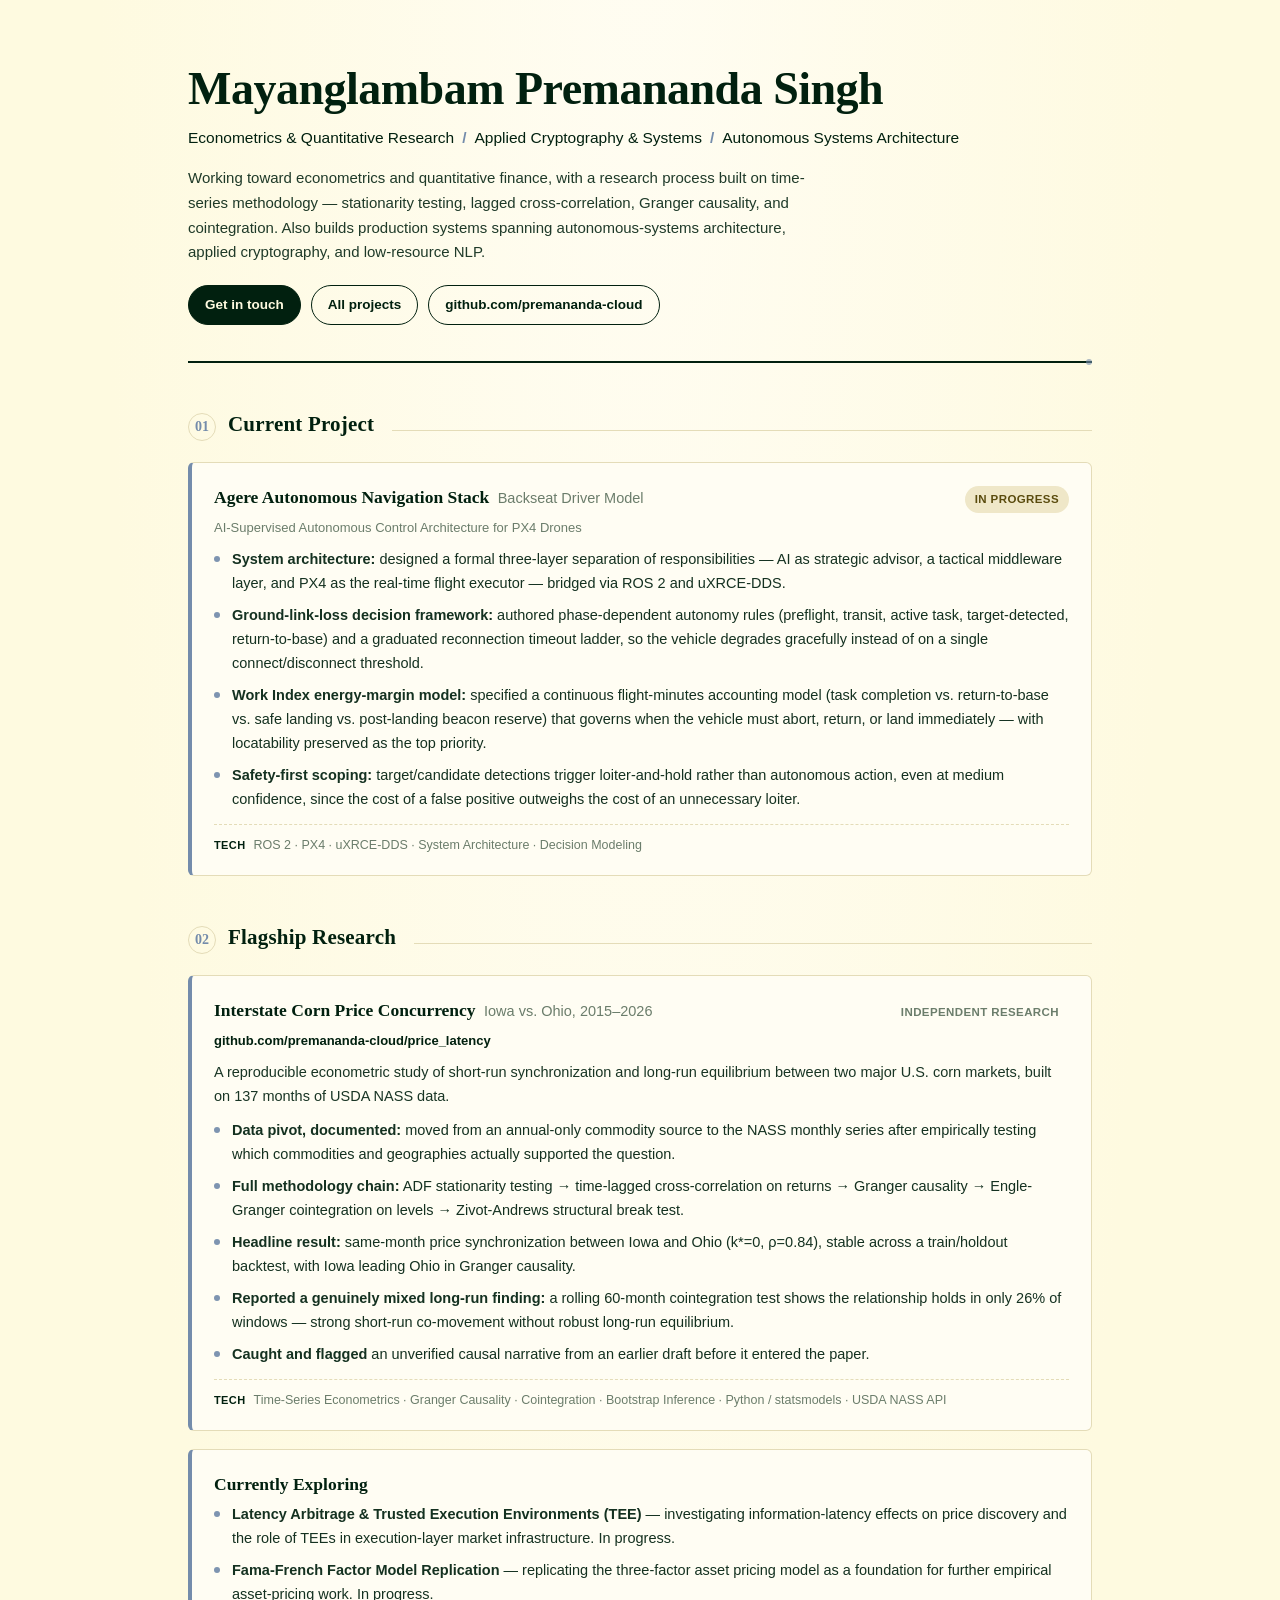
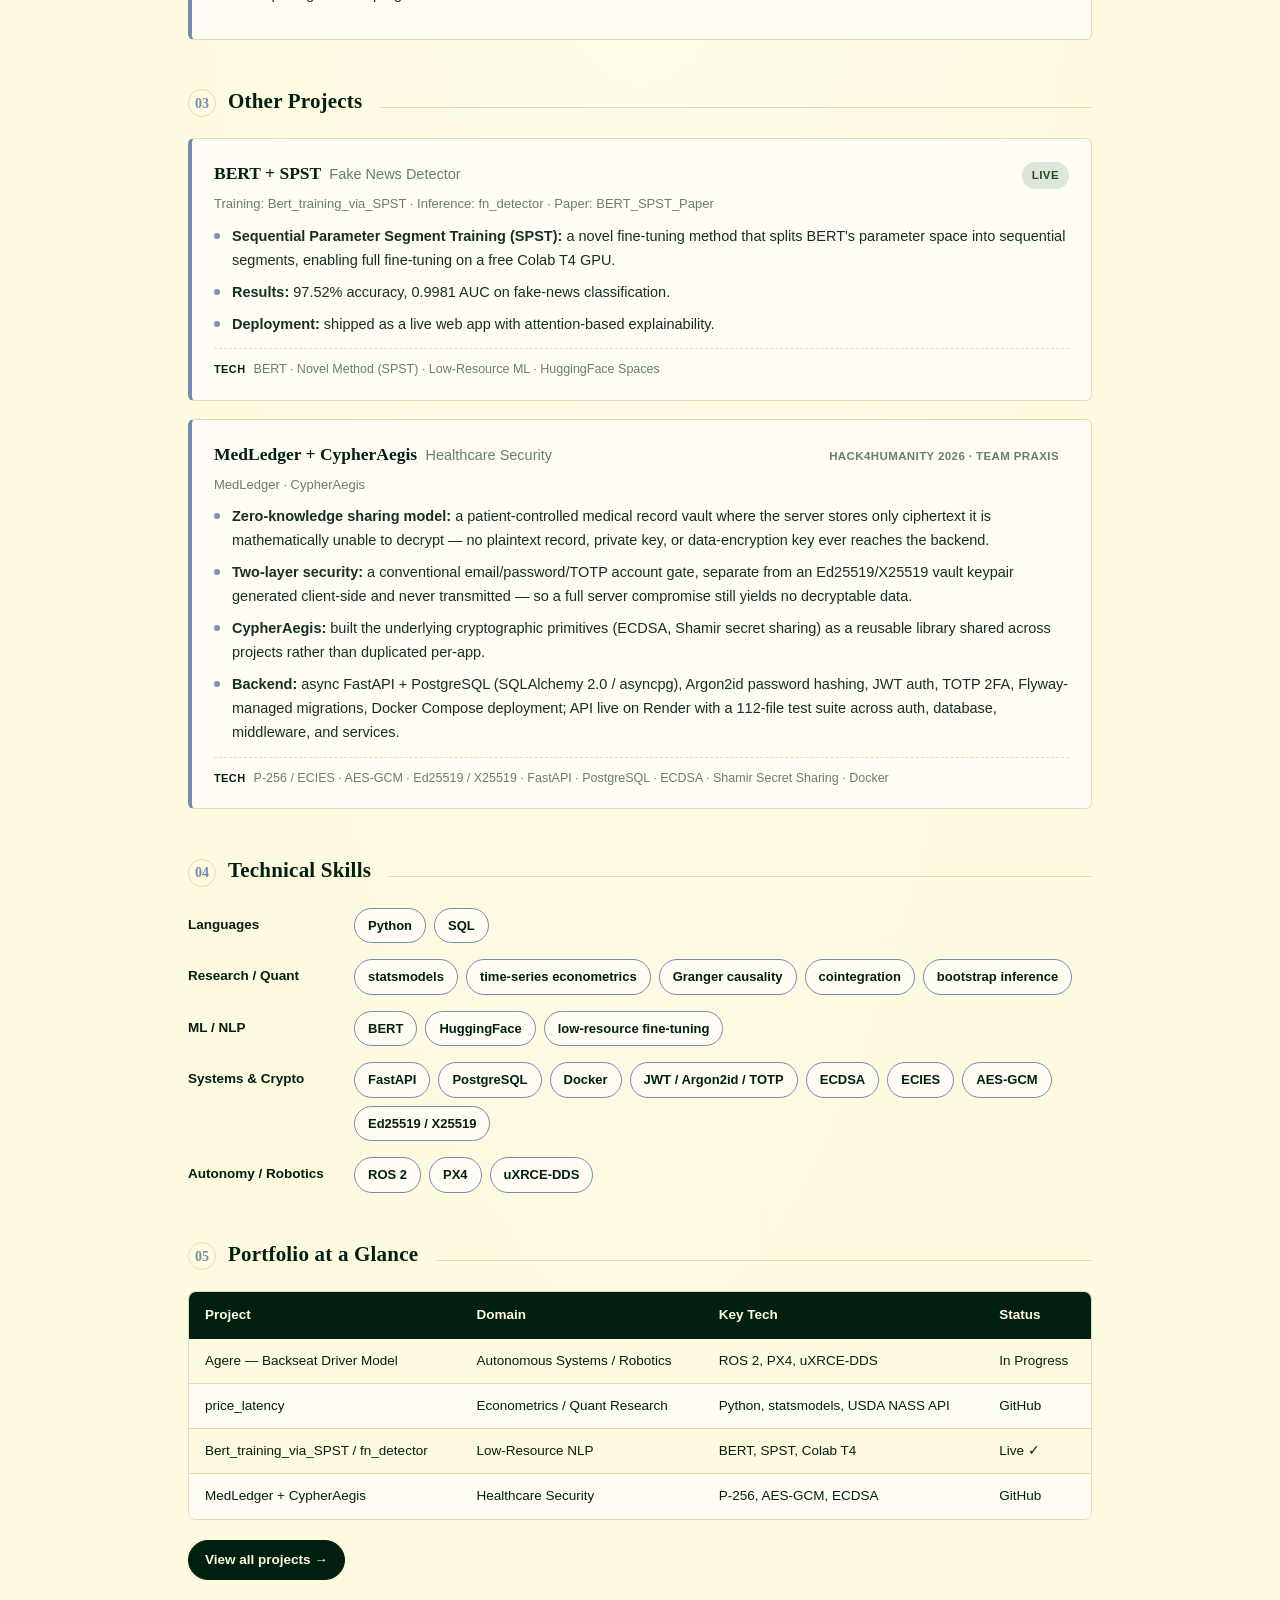
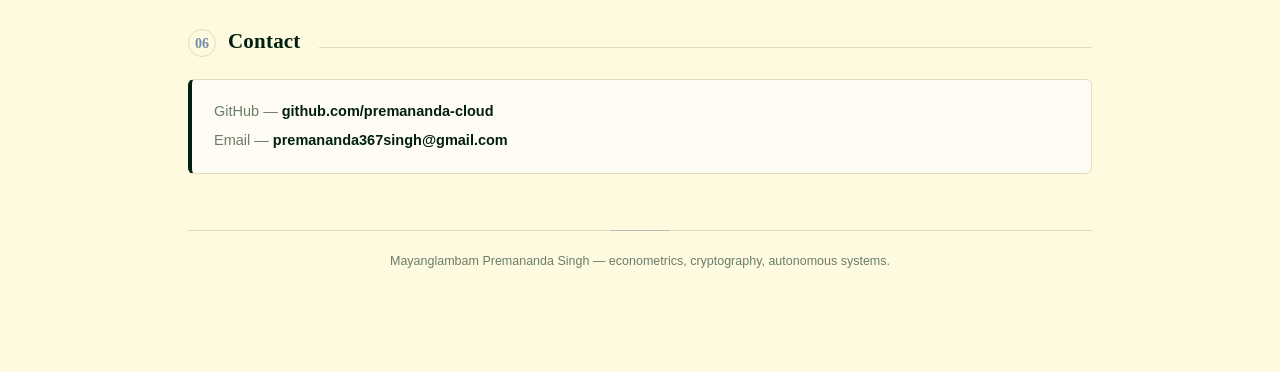
<file: index.html>
<!doctype html>
<html lang="en">
    <head>
        <meta charset="UTF-8" />
        <meta name="viewport" content="width=device-width, initial-scale=1.0" />
        <title>
            Mayanglambam Premananda Singh — Econometrics & Quantitative Research
        </title>
        <meta
            name="description"
            content="Research portfolio in time-series econometrics, applied cryptography, and autonomous systems architecture."
        />
        <meta
            property="og:title"
            content="Mayanglambam Premananda Singh — Econometrics & Quantitative Research"
        />
        <meta
            property="og:description"
            content="Research in time-series econometrics, applied cryptography, and autonomous systems."
        />
        <meta property="og:type" content="website" />
        <meta name="twitter:card" content="summary" />

        <link rel="preconnect" href="https://fonts.googleapis.com" />
        <link rel="preconnect" href="https://fonts.gstatic.com" crossorigin />
        <link
            href="data:image/svg+xml,<svg xmlns='http://www.w3.org/2000/svg' viewBox='0 0 100 100'><path d='M 10 85 L 35 15 L 50 50 L 65 15 L 90 85 Z' fill='%2301200F'/></svg>
            rel="stylesheet"
        />
        <link rel="stylesheet" href="index.css" />
        <link
            rel="icon"
            href="data:image/svg+xml,<svg xmlns='http://www.w3.org/2000/svg' viewBox='0 0 100 100'><text y='.9em' font-size='90'>🌲</text></svg>"
        />

        <script type="application/ld+json">
            {
                "@context": "https://schema.org",
                "@type": "Person",
                "name": "Mayanglambam Premananda Singh",
                "jobTitle": "Econometrics & Quantitative Research",
                "url": "https://premananda-cloud.github.io",
                "sameAs": ["https://github.com/premananda-cloud"]
            }
        </script>
    </head>
    <body>
        <a href="#main" class="skip-link">Skip to content</a>

        <div class="wrap">
            <header>
                <div class="name">Mayanglambam Premananda Singh</div>
                <div class="role-line">
                    Econometrics &amp; Quantitative Research<span class="sep"
                        >/</span
                    >Applied Cryptography &amp; Systems<span class="sep">/</span
                    >Autonomous Systems Architecture
                </div>
                <p class="lede">
                    Working toward econometrics and quantitative finance, with a
                    research process built on time-series methodology —
                    stationarity testing, lagged cross-correlation, Granger
                    causality, and cointegration. Also builds production systems
                    spanning autonomous-systems architecture, applied
                    cryptography, and low-resource NLP.
                </p>
                <div class="header-links">
                    <a href="#contact" class="pill-link primary"
                        >Get in touch</a
                    >
                    <a href="projects.html" class="pill-link">All projects</a>
                    <a
                        href="https://github.com/premananda-cloud"
                        target="_blank"
                        rel="noopener noreferrer"
                        class="pill-link"
                        aria-label="GitHub profile (opens in new tab)"
                        >github.com/premananda-cloud</a
                    >
                </div>
                <div class="rule"></div>
            </header>

            <main id="main">
                <!-- CURRENT PROJECT -->
                <section id="current" aria-labelledby="current-heading">
                    <div class="section-head">
                        <span class="section-num">01</span>
                        <h2 id="current-heading">Current Project</h2>
                        <div class="section-underline"></div>
                    </div>

                    <div class="entry">
                        <div class="entry-top">
                            <div class="entry-title">
                                Agere Autonomous Navigation Stack
                                <span class="sub">Backseat Driver Model</span>
                            </div>
                            <span class="entry-tag progress">In Progress</span>
                        </div>
                        <div class="entry-meta">
                            AI-Supervised Autonomous Control Architecture for
                            PX4 Drones
                        </div>
                        <ul>
                            <li>
                                <b>System architecture:</b> designed a formal
                                three-layer separation of responsibilities — AI
                                as strategic advisor, a tactical middleware
                                layer, and PX4 as the real-time flight executor
                                — bridged via ROS 2 and uXRCE-DDS.
                            </li>
                            <li>
                                <b>Ground-link-loss decision framework:</b>
                                authored phase-dependent autonomy rules
                                (preflight, transit, active task,
                                target-detected, return-to-base) and a graduated
                                reconnection timeout ladder, so the vehicle
                                degrades gracefully instead of on a single
                                connect/disconnect threshold.
                            </li>
                            <li>
                                <b>Work Index energy-margin model:</b> specified
                                a continuous flight-minutes accounting model
                                (task completion vs. return-to-base vs. safe
                                landing vs. post-landing beacon reserve) that
                                governs when the vehicle must abort, return, or
                                land immediately — with locatability preserved
                                as the top priority.
                            </li>
                            <li>
                                <b>Safety-first scoping:</b> target/candidate
                                detections trigger loiter-and-hold rather than
                                autonomous action, even at medium confidence,
                                since the cost of a false positive outweighs the
                                cost of an unnecessary loiter.
                            </li>
                        </ul>
                        <div class="tech-row">
                            <span class="lbl">Tech</span>ROS 2 · PX4 · uXRCE-DDS
                            · System Architecture · Decision Modeling
                        </div>
                    </div>
                </section>

                <!-- RESEARCH -->
                <section id="research" aria-labelledby="research-heading">
                    <div class="section-head">
                        <span class="section-num">02</span>
                        <h2 id="research-heading">Flagship Research</h2>
                        <div class="section-underline"></div>
                    </div>

                    <div class="entry">
                        <div class="entry-top">
                            <div class="entry-title">
                                Interstate Corn Price Concurrency
                                <span class="sub"
                                    >Iowa vs. Ohio, 2015–2026</span
                                >
                            </div>
                            <span class="entry-tag plain"
                                >Independent Research</span
                            >
                        </div>
                        <div class="entry-meta">
                            <a
                                href="https://github.com/premananda-cloud/price_latency"
                                target="_blank"
                                rel="noopener noreferrer"
                                aria-label="price_latency repository (opens in new tab)"
                                >github.com/premananda-cloud/price_latency</a
                            >
                        </div>
                        <div class="entry-summary">
                            A reproducible econometric study of short-run
                            synchronization and long-run equilibrium between two
                            major U.S. corn markets, built on 137 months of USDA
                            NASS data.
                        </div>
                        <ul>
                            <li>
                                <b>Data pivot, documented:</b> moved from an
                                annual-only commodity source to the NASS monthly
                                series after empirically testing which
                                commodities and geographies actually supported
                                the question.
                            </li>
                            <li>
                                <b>Full methodology chain:</b> ADF stationarity
                                testing → time-lagged cross-correlation on
                                returns → Granger causality → Engle-Granger
                                cointegration on levels → Zivot-Andrews
                                structural break test.
                            </li>
                            <li>
                                <b>Headline result:</b> same-month price
                                synchronization between Iowa and Ohio (k*=0,
                                ρ=0.84), stable across a train/holdout backtest,
                                with Iowa leading Ohio in Granger causality.
                            </li>
                            <li>
                                <b
                                    >Reported a genuinely mixed long-run
                                    finding:</b
                                >
                                a rolling 60-month cointegration test shows the
                                relationship holds in only 26% of windows —
                                strong short-run co-movement without robust
                                long-run equilibrium.
                            </li>
                            <li>
                                <b>Caught and flagged</b> an unverified causal
                                narrative from an earlier draft before it
                                entered the paper.
                            </li>
                        </ul>
                        <div class="tech-row">
                            <span class="lbl">Tech</span>Time-Series
                            Econometrics · Granger Causality · Cointegration ·
                            Bootstrap Inference · Python / statsmodels · USDA
                            NASS API
                        </div>
                    </div>

                    <div class="entry">
                        <div class="entry-top">
                            <div class="entry-title">Currently Exploring</div>
                        </div>
                        <ul>
                            <li>
                                <b
                                    >Latency Arbitrage &amp; Trusted Execution
                                    Environments (TEE)</b
                                >
                                — investigating information-latency effects on
                                price discovery and the role of TEEs in
                                execution-layer market infrastructure. In
                                progress.
                            </li>
                            <li>
                                <b>Fama-French Factor Model Replication</b> —
                                replicating the three-factor asset pricing model
                                as a foundation for further empirical
                                asset-pricing work. In progress.
                            </li>
                        </ul>
                    </div>
                </section>

                <!-- PROJECTS -->
                <section id="projects" aria-labelledby="projects-heading">
                    <div class="section-head">
                        <span class="section-num">03</span>
                        <h2 id="projects-heading">Other Projects</h2>
                        <div class="section-underline"></div>
                    </div>

                    <div class="entry">
                        <div class="entry-top">
                            <div class="entry-title">
                                BERT + SPST
                                <span class="sub">Fake News Detector</span>
                            </div>
                            <span class="entry-tag live">Live</span>
                        </div>
                        <div class="entry-meta">
                            Training: Bert_training_via_SPST · Inference:
                            fn_detector · Paper: BERT_SPST_Paper
                        </div>
                        <ul>
                            <li>
                                <b
                                    >Sequential Parameter Segment Training
                                    (SPST):</b
                                >
                                a novel fine-tuning method that splits BERT's
                                parameter space into sequential segments,
                                enabling full fine-tuning on a free Colab T4
                                GPU.
                            </li>
                            <li>
                                <b>Results:</b> 97.52% accuracy, 0.9981 AUC on
                                fake-news classification.
                            </li>
                            <li>
                                <b>Deployment:</b> shipped as a live web app
                                with attention-based explainability.
                            </li>
                        </ul>
                        <div class="tech-row">
                            <span class="lbl">Tech</span>BERT · Novel Method
                            (SPST) · Low-Resource ML · HuggingFace Spaces
                        </div>
                    </div>

                    <div class="entry">
                        <div class="entry-top">
                            <div class="entry-title">
                                MedLedger + CypherAegis
                                <span class="sub">Healthcare Security</span>
                            </div>
                            <span class="entry-tag plain"
                                >Hack4Humanity 2026 · Team Praxis</span
                            >
                        </div>
                        <div class="entry-meta">MedLedger · CypherAegis</div>
                        <ul>
                            <li>
                                <b>Zero-knowledge sharing model:</b> a
                                patient-controlled medical record vault where
                                the server stores only ciphertext it is
                                mathematically unable to decrypt — no plaintext
                                record, private key, or data-encryption key ever
                                reaches the backend.
                            </li>
                            <li>
                                <b>Two-layer security:</b> a conventional
                                email/password/TOTP account gate, separate from
                                an Ed25519/X25519 vault keypair generated
                                client-side and never transmitted — so a full
                                server compromise still yields no decryptable
                                data.
                            </li>
                            <li>
                                <b>CypherAegis:</b> built the underlying
                                cryptographic primitives (ECDSA, Shamir secret
                                sharing) as a reusable library shared across
                                projects rather than duplicated per-app.
                            </li>
                            <li>
                                <b>Backend:</b> async FastAPI + PostgreSQL
                                (SQLAlchemy 2.0 / asyncpg), Argon2id password
                                hashing, JWT auth, TOTP 2FA, Flyway-managed
                                migrations, Docker Compose deployment; API live
                                on Render with a 112-file test suite across
                                auth, database, middleware, and services.
                            </li>
                        </ul>
                        <div class="tech-row">
                            <span class="lbl">Tech</span>P-256 / ECIES · AES-GCM
                            · Ed25519 / X25519 · FastAPI · PostgreSQL · ECDSA ·
                            Shamir Secret Sharing · Docker
                        </div>
                    </div>
                </section>

                <!-- SKILLS -->
                <section id="skills" aria-labelledby="skills-heading">
                    <div class="section-head">
                        <span class="section-num">04</span>
                        <h2 id="skills-heading">Technical Skills</h2>
                        <div class="section-underline"></div>
                    </div>

                    <div class="skill-row">
                        <div class="skill-label">Languages</div>
                        <div class="chips">
                            <span class="chip">Python</span
                            ><span class="chip">SQL</span>
                        </div>
                    </div>
                    <div class="skill-row">
                        <div class="skill-label">Research / Quant</div>
                        <div class="chips">
                            <span class="chip">statsmodels</span
                            ><span class="chip">time-series econometrics</span
                            ><span class="chip">Granger causality</span
                            ><span class="chip">cointegration</span
                            ><span class="chip">bootstrap inference</span>
                        </div>
                    </div>
                    <div class="skill-row">
                        <div class="skill-label">ML / NLP</div>
                        <div class="chips">
                            <span class="chip">BERT</span
                            ><span class="chip">HuggingFace</span
                            ><span class="chip">low-resource fine-tuning</span>
                        </div>
                    </div>
                    <div class="skill-row">
                        <div class="skill-label">Systems &amp; Crypto</div>
                        <div class="chips">
                            <span class="chip">FastAPI</span
                            ><span class="chip">PostgreSQL</span
                            ><span class="chip">Docker</span
                            ><span class="chip">JWT / Argon2id / TOTP</span
                            ><span class="chip">ECDSA</span
                            ><span class="chip">ECIES</span
                            ><span class="chip">AES-GCM</span
                            ><span class="chip">Ed25519 / X25519</span>
                        </div>
                    </div>
                    <div class="skill-row">
                        <div class="skill-label">Autonomy / Robotics</div>
                        <div class="chips">
                            <span class="chip">ROS 2</span
                            ><span class="chip">PX4</span
                            ><span class="chip">uXRCE-DDS</span>
                        </div>
                    </div>
                </section>

                <!-- PORTFOLIO -->
                <section id="portfolio" aria-labelledby="portfolio-heading">
                    <div class="section-head">
                        <span class="section-num">05</span>
                        <h2 id="portfolio-heading">Portfolio at a Glance</h2>
                        <div class="section-underline"></div>
                    </div>
                    <div class="table-wrap">
                        <table>
                            <thead>
                                <tr>
                                    <th scope="col">Project</th>
                                    <th scope="col">Domain</th>
                                    <th scope="col">Key Tech</th>
                                    <th scope="col">Status</th>
                                </tr>
                            </thead>
                            <tbody>
                                <tr>
                                    <td>Agere — Backseat Driver Model</td>
                                    <td>Autonomous Systems / Robotics</td>
                                    <td>ROS 2, PX4, uXRCE-DDS</td>
                                    <td>In Progress</td>
                                </tr>
                                <tr>
                                    <td>price_latency</td>
                                    <td>Econometrics / Quant Research</td>
                                    <td>Python, statsmodels, USDA NASS API</td>
                                    <td>GitHub</td>
                                </tr>
                                <tr>
                                    <td>
                                        Bert_training_via_SPST / fn_detector
                                    </td>
                                    <td>Low-Resource NLP</td>
                                    <td>BERT, SPST, Colab T4</td>
                                    <td>Live ✓</td>
                                </tr>
                                <tr>
                                    <td>MedLedger + CypherAegis</td>
                                    <td>Healthcare Security</td>
                                    <td>P-256, AES-GCM, ECDSA</td>
                                    <td>GitHub</td>
                                </tr>
                            </tbody>
                        </table>
                    </div>
                    <div class="header-links">
                        <a href="projects.html" class="pill-link primary"
                            >View all projects &rarr;</a
                        >
                    </div>
                </section>

                <!-- CONTACT -->
                <section id="contact" aria-labelledby="contact-heading">
                    <div class="section-head">
                        <span class="section-num">06</span>
                        <h2 id="contact-heading">Contact</h2>
                        <div class="section-underline"></div>
                    </div>
                    <div class="entry contact-card">
                        <div class="entry-meta contact-meta">
                            <p>
                                GitHub —
                                <a
                                    href="https://github.com/premananda-cloud"
                                    target="_blank"
                                    rel="noopener noreferrer"
                                    aria-label="GitHub profile (opens in new tab)"
                                    >github.com/premananda-cloud</a
                                >
                            </p>
                            <p>
                                Email —
                                <a href="mailto:premananda367singh@gmail.com"
                                    >premananda367singh@gmail.com</a
                                >
                            </p>
                        </div>
                    </div>
                </section>
            </main>

            <footer>
                Mayanglambam Premananda Singh — econometrics, cryptography,
                autonomous systems.
            </footer>
        </div>
    </body>
</html>
</file>
<file: index.css>
/* ========================================
   VARIABLES
   ======================================== */
:root {
  --forest: #01200F;
  --blue:   #748CAB;
  --cream:  #FEFAE0;
  --sage:   #6B7D6B;
  --card:   #FFFDF3;
  --line:   #E4DCB8;

  --tag-progress-bg:   #EFE7C8;
  --tag-progress-text: #5A4B0E;
  --tag-live-bg:       #DCE7DC;
  --tag-live-text:     #2C4A2C;
}

/* ========================================
   RESET & BASE
   ======================================== */
*, *::before, *::after { box-sizing: border-box; margin: 0; padding: 0; }

@media (prefers-reduced-motion: no-preference) {
  html { scroll-behavior: smooth; }
}

html { scroll-padding-top: 24px; }

body {
  background: radial-gradient(ellipse at 50% -10%, #FFFDF3 0%, var(--cream) 60%);
  color: var(--forest);
  font-family: 'Inter', sans-serif;
  line-height: 1.65;
  font-size: 16px;
  min-height: 100vh;
}

::selection { background: var(--blue); color: var(--cream); }

a { color: var(--forest); }

/* Accessible focus rings */
*:focus-visible {
  outline: 2px solid var(--blue);
  outline-offset: 3px;
  border-radius: 2px;
}

/* Custom scrollbar */
::-webkit-scrollbar { width: 8px; }
::-webkit-scrollbar-track { background: transparent; }
::-webkit-scrollbar-thumb { background: var(--line); border-radius: 4px; }
::-webkit-scrollbar-thumb:hover { background: var(--sage); }

/* ========================================
   SKIP LINK
   ======================================== */
.skip-link {
  position: absolute;
  top: -40px;
  left: 0;
  background: var(--forest);
  color: var(--cream);
  padding: 8px 16px;
  z-index: 100;
  text-decoration: none;
  font-weight: 600;
  font-size: 13px;
  border-radius: 0 0 4px 0;
}
.skip-link:focus { top: 0; }

/* ========================================
   LAYOUT
   ======================================== */
.wrap { max-width: 960px; margin: 0 auto; padding: 64px 28px 100px; }

/* ========================================
   HEADER
   ======================================== */
header { margin-bottom: 44px; }

.name {
  font-family: 'Fraunces', serif;
  font-weight: 600;
  font-size: clamp(30px, 5.2vw, 46px);
  letter-spacing: -0.5px;
  color: var(--forest);
  line-height: 1.1;
}

.role-line {
  margin-top: 10px;
  font-size: 15.5px;
  font-weight: 500;
  color: var(--forest);
}
.role-line .sep {
  color: var(--blue);
  margin: 0 8px;
  font-weight: 700;
}

.lede {
  margin-top: 16px;
  max-width: 620px;
  color: var(--forest);
  opacity: 0.88;
  font-size: 15px;
}

.header-links {
  margin-top: 20px;
  display: flex;
  gap: 10px;
  flex-wrap: wrap;
}

.pill-link {
  display: inline-flex;
  align-items: center;
  gap: 6px;
  font-size: 13.5px;
  font-weight: 600;
  padding: 8px 16px;
  border: 1.5px solid var(--forest);
  border-radius: 30px;
  text-decoration: none;
  color: var(--forest);
  transition: transform 0.1s ease, background 0.15s ease, color 0.15s ease, opacity 0.15s ease;
}
.pill-link.primary {
  background: var(--forest);
  color: var(--cream);
}
.pill-link:hover {
  background: var(--forest);
  color: var(--cream);
}
.pill-link.primary:hover { opacity: 0.85; }
.pill-link:active { transform: scale(0.96); }

.rule {
  height: 2px;
  background: var(--forest);
  margin-top: 36px;
  position: relative;
}
.rule::after {
  content: '';
  position: absolute;
  right: 0;
  top: 50%;
  transform: translateY(-50%);
  width: 6px;
  height: 6px;
  background: var(--blue);
  border-radius: 50%;
  opacity: 0.6;
}

/* ========================================
   SECTIONS
   ======================================== */
section { margin-top: 44px; }

.section-head {
  display: flex;
  align-items: baseline;
  gap: 12px;
  margin-bottom: 20px;
}

.section-num {
  font-family: 'Fraunces', serif;
  font-weight: 600;
  font-size: 14px;
  color: var(--blue);
  display: inline-flex;
  align-items: center;
  justify-content: center;
  min-width: 28px;
  height: 28px;
  border: 1.5px solid var(--line);
  border-radius: 50%;
  padding: 0 4px;
}

h2 {
  font-family: 'Fraunces', serif;
  font-weight: 600;
  font-size: 21px;
  color: var(--forest);
  letter-spacing: 0.2px;
}

.section-underline {
  flex: 1;
  height: 1px;
  background: var(--line);
  margin-left: 6px;
}

/* ========================================
   ENTRY CARDS
   ======================================== */
.entry {
  padding: 20px 22px;
  background: var(--card);
  border: 1px solid var(--line);
  border-left: 4px solid var(--blue);
  border-radius: 6px;
  margin-bottom: 18px;
  transition: transform 0.2s ease, box-shadow 0.2s ease, border-color 0.2s ease;
}
.entry:last-child { margin-bottom: 0; }
.entry:hover {
  transform: translateY(-2px);
  box-shadow: 0 8px 28px rgba(1, 32, 15, 0.06);
  border-color: #d4ccb0;
}

.entry-top {
  display: flex;
  justify-content: space-between;
  align-items: baseline;
  flex-wrap: wrap;
  gap: 8px 16px;
  margin-bottom: 4px;
}

.entry-title {
  font-family: 'Fraunces', serif;
  font-weight: 600;
  font-size: 17.5px;
  color: var(--forest);
}
.entry-title .sub {
  font-family: 'Inter', sans-serif;
  font-weight: 500;
  font-size: 14.5px;
  color: var(--sage);
  margin-left: 4px;
}

.entry-tag {
  font-size: 11.5px;
  font-weight: 700;
  letter-spacing: 0.4px;
  text-transform: uppercase;
  padding: 4px 10px;
  border-radius: 20px;
  white-space: nowrap;
}
.entry-tag.progress {
  background: var(--tag-progress-bg);
  color: var(--tag-progress-text);
}
.entry-tag.live {
  background: var(--tag-live-bg);
  color: var(--tag-live-text);
}
.entry-tag.plain {
  color: var(--sage);
  background: none;
  padding-left: 0;
}

.entry-meta {
  font-size: 13px;
  color: var(--sage);
  margin-bottom: 10px;
}
.entry-meta a {
  color: var(--forest);
  font-weight: 600;
  text-decoration: none;
  position: relative;
}
.entry-meta a::after {
  content: '';
  position: absolute;
  bottom: -1px;
  left: 0;
  width: 100%;
  height: 1px;
  background: var(--blue);
  transform: scaleX(0);
  transform-origin: right;
  transition: transform 0.3s cubic-bezier(0.25, 0.46, 0.45, 0.94);
}
.entry-meta a:hover::after {
  transform: scaleX(1);
  transform-origin: left;
}
.entry-meta a:hover { color: var(--blue); }

.entry-summary {
  font-size: 14.5px;
  color: var(--forest);
  opacity: 0.9;
  margin-bottom: 10px;
}

.entry ul {
  list-style: none;
  margin-bottom: 12px;
}
.entry ul li {
  font-size: 14.5px;
  color: var(--forest);
  opacity: 0.92;
  padding-left: 18px;
  position: relative;
  margin-bottom: 8px;
}
.entry ul li::before {
  content: "";
  position: absolute;
  left: 0;
  top: 8px;
  width: 6px;
  height: 6px;
  background: var(--blue);
  border-radius: 50%;
}
.entry ul li b { font-weight: 700; color: var(--forest); }

.tech-row {
  font-size: 12.5px;
  color: var(--sage);
  font-weight: 500;
  padding-top: 10px;
  border-top: 1px dashed var(--line);
}
.tech-row .lbl {
  font-weight: 700;
  text-transform: uppercase;
  letter-spacing: 0.4px;
  color: var(--forest);
  margin-right: 8px;
  font-size: 11px;
}

/* Contact card variant */
.contact-card { border-left-color: var(--forest); }
.contact-meta { margin-bottom: 0; font-size: 14.5px; }
.contact-meta p { margin-bottom: 6px; }
.contact-meta p:last-child { margin-bottom: 0; }
.email-note {
  font-size: 12px;
  color: var(--sage);
  font-style: italic;
}

/* ========================================
   SKILLS
   ======================================== */
.skill-row {
  display: flex;
  gap: 16px;
  margin-bottom: 16px;
  flex-wrap: wrap;
}
.skill-row:last-child { margin-bottom: 0; }

.skill-label {
  min-width: 150px;
  font-weight: 700;
  font-size: 13.5px;
  color: var(--forest);
  padding-top: 6px;
}

.chips {
  display: flex;
  flex-wrap: wrap;
  gap: 8px;
  flex: 1;
}

.chip {
  font-size: 13px;
  font-weight: 600;
  padding: 6px 13px;
  border: 1.3px solid var(--blue);
  border-radius: 20px;
  color: var(--forest);
  background: var(--card);
  transition: background 0.15s ease, transform 0.15s ease, border-color 0.15s ease;
  cursor: default;
}
.chip:hover {
  background: rgba(116, 140, 171, 0.12);
  transform: translateY(-1px);
  border-color: #5a7a9e;
}

/* ========================================
   TABLE
   ======================================== */
.table-wrap {
  overflow-x: auto;
  border: 1px solid var(--line);
  border-radius: 8px;
}

table {
  width: 100%;
  border-collapse: collapse;
  font-size: 13.5px;
}

thead th {
  text-align: left;
  padding: 12px 16px;
  background: var(--forest);
  color: var(--cream);
  font-weight: 600;
  white-space: nowrap;
}

tbody td {
  padding: 11px 16px;
  border-bottom: 1px solid var(--line);
  color: var(--forest);
}
tbody tr {
  transition: background 0.15s ease;
}
tbody tr:nth-child(even) { background: var(--card); }
tbody tr:hover { background: rgba(116, 140, 171, 0.07); }
tbody tr:last-child td { border-bottom: none; }

/* ========================================
   FOOTER
   ======================================== */
footer {
  margin-top: 56px;
  padding-top: 20px;
  border-top: 1px solid var(--line);
  text-align: center;
  color: var(--sage);
  font-size: 12.5px;
  position: relative;
}
footer::before {
  content: '';
  position: absolute;
  top: -1px;
  left: 50%;
  transform: translateX(-50%);
  width: 60px;
  height: 1px;
  background: var(--blue);
  opacity: 0.4;
}

/* ========================================
   DARK MODE
   ======================================== */
@media (prefers-color-scheme: dark) {
  :root {
    --cream:  #0a1210;
    --forest: #e8f0e8;
    --card:   #111c18;
    --line:   #1e332b;
    --sage:   #8a9a8a;
    --blue:   #8fa8c4;

    --tag-progress-bg:   #2a2310;
    --tag-progress-text: #d4c58a;
    --tag-live-bg:       #1a2a1a;
    --tag-live-text:     #a3c4a3;
  }

  body {
    background: radial-gradient(ellipse at 50% -10%, #111c18 0%, var(--cream) 60%);
  }

  ::-webkit-scrollbar-thumb { background: #1e332b; }
  ::-webkit-scrollbar-thumb:hover { background: #3a5248; }

  .pill-link {
    border-color: var(--forest);
    color: var(--forest);
  }
  .pill-link:hover {
    background: var(--forest);
    color: var(--cream);
  }
  .pill-link.primary {
    background: var(--forest);
    color: var(--cream);
  }
  .pill-link.primary:hover { opacity: 0.85; }

  .chip {
    background: var(--card);
    border-color: var(--blue);
    color: var(--forest);
  }
  .chip:hover {
    background: rgba(143, 168, 196, 0.15);
    border-color: #6a8aaa;
  }

  .entry:hover {
    box-shadow: 0 8px 28px rgba(232, 240, 232, 0.04);
    border-color: #2a3d35;
  }

  tbody tr:hover {
    background: rgba(143, 168, 196, 0.07);
  }

  .rule::after {
    background: var(--blue);
    opacity: 0.5;
  }

  footer::before {
    background: var(--blue);
    opacity: 0.3;
  }
}

/* ========================================
   MEDIA QUERIES
   ======================================== */
@media (max-width: 560px) {
  .wrap { padding: 44px 18px 70px; }
  .entry { padding: 16px; }
  .skill-label { min-width: 100%; }
}
</file>
